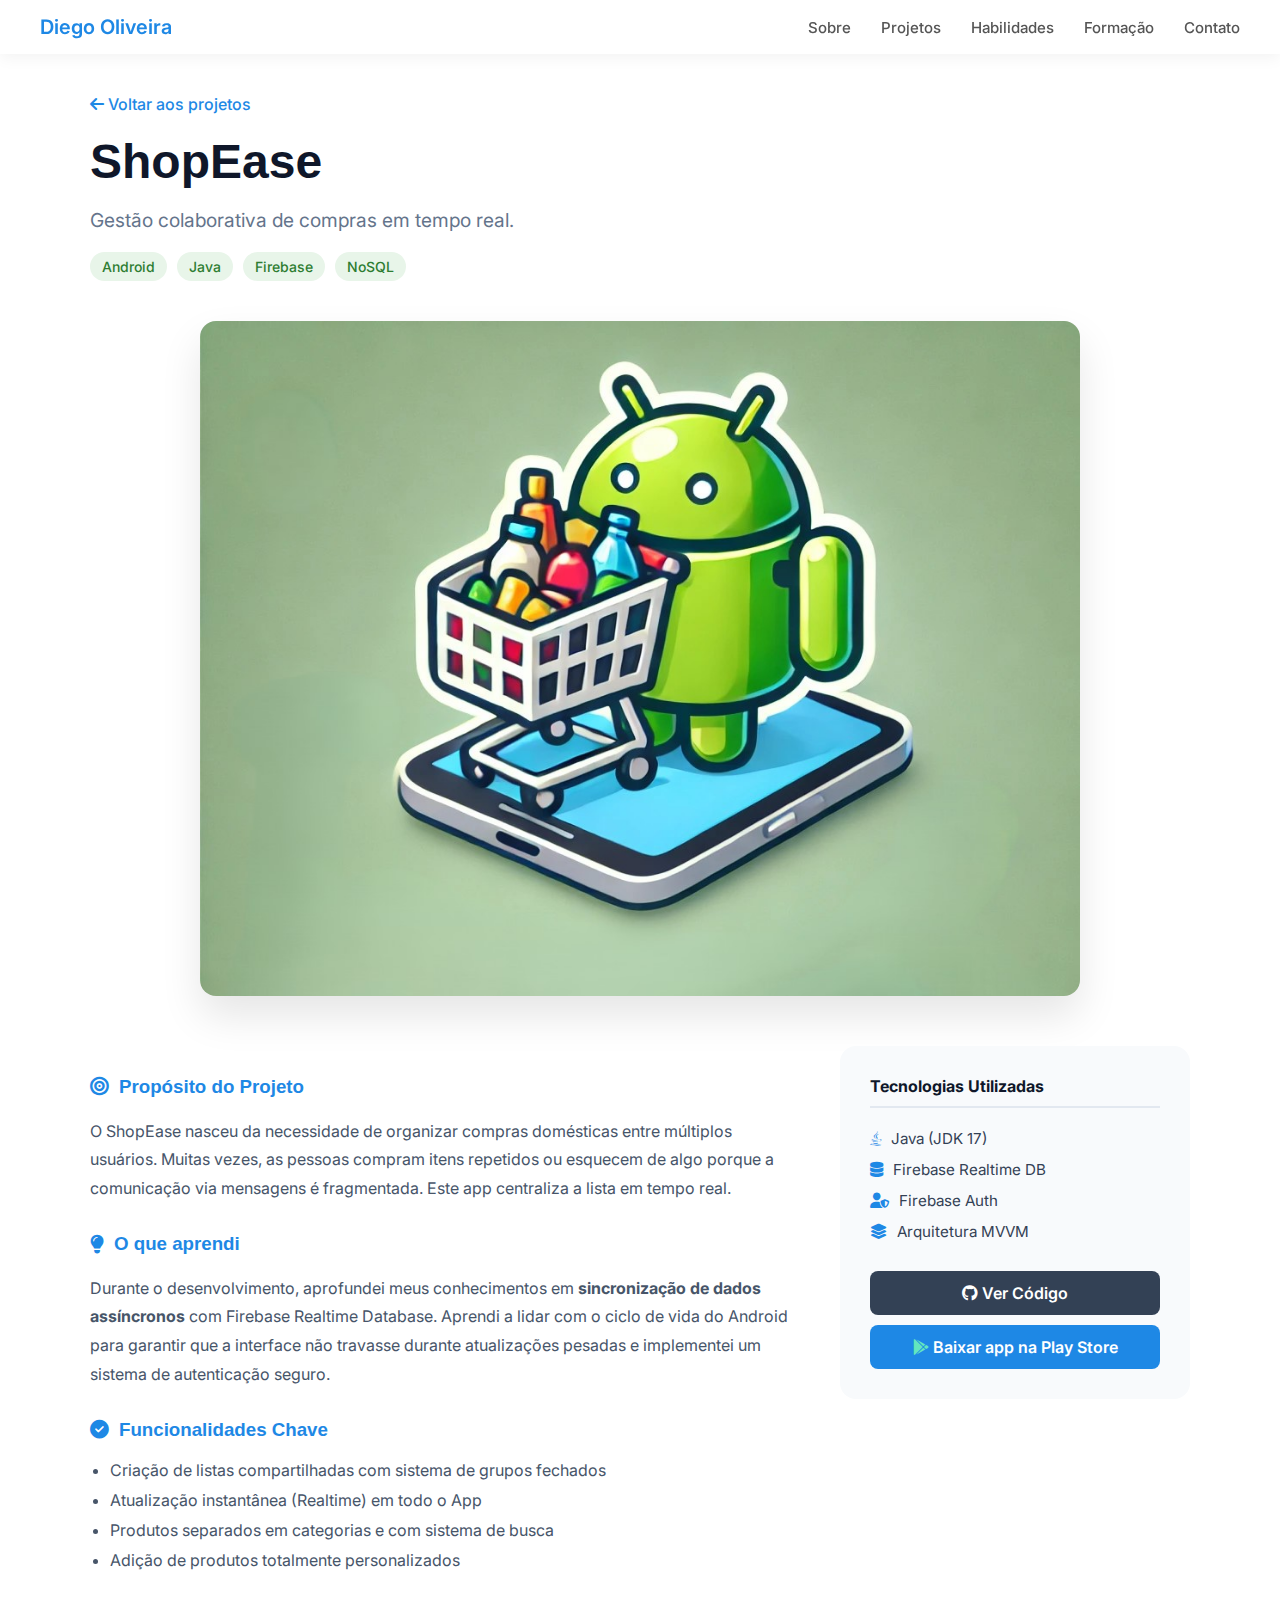
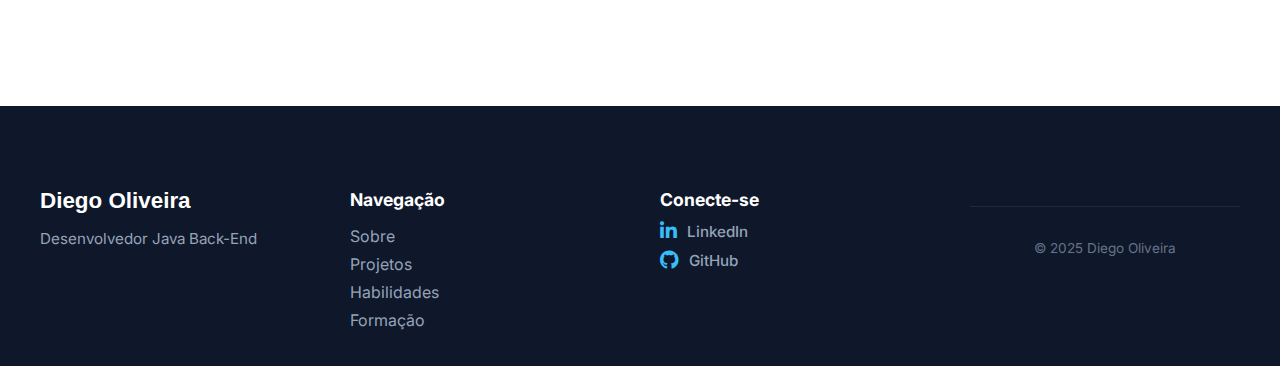
<file: projetos/shopease.html>
<!DOCTYPE html>
<html lang="pt-br">
<head>
    <meta charset="UTF-8">
    <meta name="viewport" content="width=device-width, initial-scale=1.0">
    <title>Projeto: ShopEase - Diego Oliveira</title>
    <link href="https://fonts.googleapis.com/css2?family=Inter:wght@400;500;600&display=swap" rel="stylesheet">
    <link rel="stylesheet" href="https://cdnjs.cloudflare.com/ajax/libs/font-awesome/6.5.1/css/all.min.css">
    <link rel="stylesheet" href="../style.css">
</head>
<body>

<header class="header">
    <div class="header-container">
        <div class="logo">
            <a href="../index.html">Diego Oliveira</a>
        </div>
        <nav class="nav">
            <ul class="nav-list">
                <li><a href="../index.html#perfil">Sobre</a></li>
                <li><a href="../index.html#projetos">Projetos</a></li>
                <li><a href="../index.html#habilidades">Habilidades</a></li>
                <li><a href="../index.html#formacao">Formação</a></li>
                <li><a href="../index.html#contato">Contato</a></li>
            </ul>
        </nav>
    </div>
</header>

<main class="projeto-detalhe-container">
    
    <section class="projeto-hero">
        <div class="hero-content">
            <a href="../index.html#projetos" class="btn-voltar"><i class="fas fa-arrow-left"></i> Voltar aos projetos</a>
            <h1>ShopEase</h1>
            <p class="tagline">Gestão colaborativa de compras em tempo real.</p>
            <div class="atuacao">
                <span>Android</span>
                <span>Java</span>
                <span>Firebase</span>
                <span>NoSQL</span>
            </div>
        </div>
    </section>

    <section class="projeto-galeria">
        <div class="imagem-destaque">
            <img src="../images/projeto_img_shopease.jpg" alt="Interface do ShopEase">
        </div>
        </section>

    <section class="projeto-info-detalhada">
        <div class="info-grid">
            
            <div class="info-texto">
                <h3><i class="fas fa-bullseye"></i> Propósito do Projeto</h3>
                <p>
                    O ShopEase nasceu da necessidade de organizar compras domésticas entre múltiplos usuários. 
                    Muitas vezes, as pessoas compram itens repetidos ou esquecem de algo porque a comunicação 
                    via mensagens é fragmentada. Este app centraliza a lista em tempo real.
                </p>

                <h3><i class="fas fa-lightbulb"></i> O que aprendi</h3>
                <p>
                    Durante o desenvolvimento, aprofundei meus conhecimentos em <strong>sincronização de dados 
                    assíncronos</strong> com Firebase Realtime Database. Aprendi a lidar com o ciclo de vida do Android 
                    para garantir que a interface não travasse durante atualizações pesadas e implementei um sistema 
                    de autenticação seguro.
                </p>
                
                <h3><i class="fas fa-check-circle"></i> Funcionalidades Chave</h3>
                <ul>
                    <li>Criação de listas compartilhadas com sistema de grupos fechados</li>
                    <li>Atualização instantânea (Realtime) em todo o App</li>
                    <li>Produtos separados em categorias e com sistema de busca</li>
                    <li>Adição de produtos totalmente personalizados</li>
                </ul>
            </div>

            <div class="info-tecnica">
                <div class="tech-card">
                    <h4>Tecnologias Utilizadas</h4>
                    <ul class="lista-tech">
                        <li><i class="fab fa-java"></i> Java (JDK 17)</li>
                        <li><i class="fas fa-database"></i> Firebase Realtime DB</li>
                        <li><i class="fas fa-user-shield"></i> Firebase Auth</li>
                        <li><i class="fas fa-layer-group"></i> Arquitetura MVVM</li>
                    </ul>

                    <div class="projeto-links">
                        <a href="https://github.com/DiegoOliveira01?tab=repositories" target="_blank" class="btn-link github">
                            <i class="fab fa-github"></i> Ver Código
                        </a>
                        <a href="https://play.google.com/store/apps/details?id=com.appease.shopease" target="_blank" class="btn-link demo">
                            <i class="fa-brands fa-google-play" style="color: #63E6BE;"></i> Baixar app na Play Store
                        </a>
                    </div>
                </div>
            </div>

        </div>
    </section>

</main>

<footer id="contato" class="footer">
    <div class="footer-container">

        <!-- Info principal -->
        <div class="footer-brand">
            <h3>Diego Oliveira</h3>
            <p>Desenvolvedor Java Back-End</p>
        </div>

        <!-- Navegação rápida -->
        <div class="footer-nav">
            <h4>Navegação</h4>
            <ul>
                <li><a href="#perfil">Sobre</a></li>
                <li><a href="#projetos">Projetos</a></li>
                <li><a href="#habilidades">Habilidades</a></li>
                <li><a href="#formacao">Formação</a></li>
            </ul>
        </div>

        <!-- Redes sociais -->
        <div class="footer-social">
    <h4>Conecte-se</h4>

    <div class="social-links icons">
        <a href="https://www.linkedin.com/in/diego-oliveira-da-fonte-2395b0223/" target="_blank" aria-label="LinkedIn">
            <i class="fab fa-linkedin-in"></i>
            LinkedIn
        </a>

        <a href="https://github.com/DiegoOliveira01?tab=repositories" target="_blank" aria-label="GitHub">
            <i class="fab fa-github"></i>
            GitHub
        </a>
    </div>
    </div>

    <div class="footer-bottom">
        <p>© 2025 Diego Oliveira</p>
    </div>
</footer>

</body>
</html>
</file>
<file: style.css>
/* =========================================================
   CONFIGURAÇÕES GLOBAIS
   Define tipografia base e estilos comuns
   ========================================================= */

body {
    font-family: 'Inter', sans-serif;
    margin: 0;
    padding: 0;
}

/* Títulos principais do site */
h1, h2, h3 {
    font-family: 'Poppins', sans-serif;
    font-weight: 600;
}

/* =========================================================
   HEADER / NAVEGAÇÃO
   ========================================================= */

.header {
    position: sticky;
    top: 0;
    width: 100%;
    background-color: #ffffff;
    box-shadow: 0 4px 15px rgba(0,0,0,0.05);
    z-index: 1000;
}

/* Container do header */
.header-container {
    max-width: 1200px;
    margin: 0 auto;
    padding: 15px 20px;
    display: flex;
    align-items: center;
    justify-content: space-between;
}

/* Logo / Nome */
.logo a {
    font-size: 20px;
    font-weight: 600;
    color: #1e88e5;
    text-decoration: none;
}

/* Lista de navegação */
.nav-list {
    list-style: none;
    display: flex;
    gap: 30px;
    margin: 0;
    padding: 0;
}

/* Links */
.nav-list a {
    font-size: 15px;
    font-weight: 500;
    color: #555;
    text-decoration: none;
    position: relative;
    transition: color 0.3s;
}

/* Hover */
.nav-list a:hover {
    color: #1e88e5;
}

/* Linha animada abaixo do link */
.nav-list a::after {
    content: "";
    position: absolute;
    left: 0;
    bottom: -6px;
    width: 0;
    height: 2px;
    background-color: #1e88e5;
    transition: width 0.3s;
}

.nav-list a:hover::after {
    width: 100%;
}

/* =========================================================
   HEADER RESPONSIVO
   ========================================================= */

@media (max-width: 768px) {

    .header-container {
        flex-direction: column;
        gap: 10px;
    }

    .nav-list {
        flex-wrap: wrap;
        justify-content: center;
        gap: 15px;
    }

}

/* =========================================================
   SEÇÃO: PERFIL / APRESENTAÇÃO
   Área inicial com foto, descrição e tecnologias
   ========================================================= */

#perfil {
    padding: 60px 20px;
    background-color: #f4f6f8; /* Fundo cinza claro para destaque */
}

/* Container centralizado do perfil */
.perfil-container {
    max-width: 1100px;
    margin: 0 auto;
    display: flex;
    align-items: center;
    gap: 40px;
    flex-wrap: wrap; /* Responsividade */
}

/* Foto de perfil */
.perfil-foto img {
    width: 220px;
    height: 220px;
    object-fit: cover;
    border-radius: 50%;
    border: 4px solid #1e88e5; /* Azul institucional */
}

/* Informações do perfil */
.perfil-info {
    flex: 1;
}

/* Título do cargo */
.perfil-info h2 {
    font-size: 28px;
    color: #1e88e5;
    margin-bottom: 15px;
}

/* Texto de apresentação */
.perfil-info p {
    font-size: 16px;
    color: #555;
    line-height: 1.6;
    margin-bottom: 20px;
}

/* Lista de áreas de atuação / tecnologias */
.atuacao {
    display: flex;
    flex-wrap: wrap;
    gap: 10px;
}

/* Tags individuais de atuação */
.atuacao span {
    background-color: #e8f5e9;
    color: #2e7d32;
    padding: 6px 12px;
    border-radius: 20px;
    font-size: 14px;
    font-weight: 500;
}

/* =========================================================
   SEÇÃO: PROJETOS
   Cards de projetos principais e secundários
   ========================================================= */

#projetos {
    padding: 70px 20px;
    background-color: #ffffff;
}

/* Título da seção de projetos */
#projetos h2 {
    text-align: center;
    font-size: 32px;
    color: #1e88e5;
    margin-bottom: 50px;
}

/* =========================================================
   COMPONENTE: IMAGEM DO PROJETO
   Controla enquadramento e corte da imagem
   ========================================================= */

.projeto-imagem {
    height: 240px;
    overflow: hidden;
}

.projeto-imagem img {
    width: 100%;
    height: 100%;
    object-fit: cover;          /* Evita distorção */
    object-position: center;    /* Centraliza o foco da imagem */
}

/* =========================================================
   COMPONENTE: CARD DE PROJETO (BASE)
   Estilos compartilhados entre cards grandes e pequenos
   ========================================================= */

.projeto-card {
    text-decoration: none;
    color: inherit;
    border-radius: 16px;
    overflow: hidden;
    background-color: #f5f7fa;
    box-shadow: 0 10px 25px rgba(0,0,0,0.08);
    transition: transform 0.3s, box-shadow 0.3s;
}

/* Efeito hover para interação */
.projeto-card:hover {
    transform: translateY(-6px);
    box-shadow: 0 18px 40px rgba(0,0,0,0.12);
}

/* Imagens padrão dos cards */
.projeto-card img {
    width: 100%;
    height: 200px;
    object-fit: cover;
}

/* =========================================================
   PROJETOS PRINCIPAIS
   Cards maiores, com mais destaque visual
   ========================================================= */

.projetos-principais {
    max-width: 1200px;
    margin: 0 auto 60px;
    display: grid;
    grid-template-columns: repeat(auto-fit, minmax(320px, 1fr));
    gap: 30px;
}

/* Imagem maior nos projetos principais */
.projeto-card.grande img {
    height: 260px;
}

/* Área de texto do card principal */
.projeto-card.grande .projeto-info {
    padding: 25px;
}

/* Título do projeto */
.projeto-card.grande h3 {
    font-size: 24px;
    color: #1e88e5;
    margin-bottom: 10px;
}

/* Descrição do projeto */
.projeto-card.grande p {
    color: #555;
    line-height: 1.6;
    margin-bottom: 15px;
}

/* Tecnologias utilizadas */
.projeto-card.grande span {
    font-size: 14px;
    font-weight: 500;
    color: #2e7d32;
}

/* =========================================================
   PROJETOS SECUNDÁRIOS
   Cards menores para projetos complementares
   ========================================================= */

.projetos-menores {
    max-width: 1200px;
    margin: 0 auto;
    display: grid;
    grid-template-columns: repeat(auto-fit, minmax(220px, 1fr));
    gap: 25px;
}

/* Imagem reduzida */
.projeto-card.pequeno img {
    height: 140px;
}

/* Ajuste de espaçamento */
.projeto-card.pequeno {
    padding-bottom: 15px;
}

/* Título do projeto secundário */
.projeto-card.pequeno h4 {
    font-size: 18px;
    color: #1e88e5;
    margin: 15px;
}

/* Descrição curta */
.projeto-card.pequeno p {
    font-size: 14px;
    color: #666;
    margin: 0 15px;
}

/* =========================================================
   SEÇÃO: HABILIDADES
   Hard Skills e Soft Skills
   ========================================================= */

#habilidades {
    padding: 70px 20px;
    background-color: #f4f6f8; /* mesmo fundo da seção perfil */
}

/* Título principal */
#habilidades h2 {
    text-align: center;
    font-size: 32px;
    color: #1e88e5;
    margin-bottom: 10px;
}

/* Subtítulo explicativo */
.habilidades-subtitulo {
    text-align: center;
    font-size: 16px;
    color: #555;
    margin-bottom: 50px;
}

/* Container dos cards */
.habilidades-container {
    max-width: 1000px;
    margin: 0 auto;
    display: grid;
    grid-template-columns: repeat(auto-fit, minmax(300px, 1fr));
    gap: 30px;
}

/* Card base */
.habilidade-card {
    background-color: #ffffff;
    border-radius: 16px;
    padding: 30px 25px;
    box-shadow: 0 10px 25px rgba(0,0,0,0.08);
    border-top: 4px solid #1e88e5;
    transition: transform 0.3s, box-shadow 0.3s;
}

/* Hover */
.habilidade-card:hover {
    transform: translateY(-6px);
    box-shadow: 0 18px 40px rgba(0,0,0,0.12);
}

/* Título do card */
.habilidade-card h3 {
    font-size: 24px;
    color: #1e88e5;
    margin-bottom: 20px;
    text-align: center;
}

/* Lista */
.habilidade-card ul {
    list-style: none;
    padding: 0;
    margin: 0;
}

/* Item da lista */
.habilidade-card li {
    font-size: 15px;
    color: #555;
    margin-bottom: 12px;
    padding-left: 22px;
    position: relative;
}

/* Ícone padrão (Hard Skills) */
.habilidade-card li::before {
    content: "✔";
    color: #2e7d32;
    position: absolute;
    left: 0;
    font-size: 14px;
}

/* Diferencia visualmente Soft Skills */
.habilidade-card.soft {
    border-top: 4px solid #2e7d32;
}

/* =========================================================
   SEÇÃO: FORMAÇÃO ACADÊMICA
   ========================================================= */

#formacao {
    padding: 70px 20px;
    background-color: #ffffff; /* alterna com habilidades */
}

/* Título da seção */
#formacao h2 {
    text-align: center;
    font-size: 32px;
    color: #1e88e5;
    margin-bottom: 10px;
}

/* Subtítulo */
.formacao-subtitulo {
    text-align: center;
    font-size: 16px;
    color: #555;
    margin-bottom: 50px;
}

/* Container */
.formacao-container {
    max-width: 900px;
    margin: 0 auto;
    display: flex;
    justify-content: center;
}

/* Card da formação */
.formacao-card {
    background-color: #f5f7fa;
    border-radius: 16px;
    padding: 35px 30px;
    box-shadow: 0 10px 25px rgba(0,0,0,0.08);
    border-left: 5px solid #1e88e5;
    transition: transform 0.3s, box-shadow 0.3s;
}

/* Hover */
.formacao-card:hover {
    transform: translateY(-6px);
    box-shadow: 0 18px 40px rgba(0,0,0,0.12);
}

/* Nome do curso */
.formacao-card h3 {
    font-size: 26px;
    color: #1e88e5;
    margin-bottom: 5px;
}

/* Instituição / período */
.formacao-instituicao {
    display: block;
    font-size: 14px;
    font-weight: 500;
    color: #2e7d32;
    margin-bottom: 20px;
}

/* Descrição */
.formacao-card p {
    font-size: 16px;
    color: #555;
    line-height: 1.6;
    margin-bottom: 20px;
}

/* Lista de destaques */
.formacao-destaques {
    list-style: none;
    padding: 0;
    margin: 0;
}

/* Item da lista */
.formacao-destaques li {
    font-size: 15px;
    color: #555;
    margin-bottom: 10px;
    padding-left: 22px;
    position: relative;
}

/* Ícone */
.formacao-destaques li::before {
    content: "🎓";
    position: absolute;
    left: 0;
}

/* =========================================================
   FOOTER
   ========================================================= */

.footer {
    background: #0f172a; /* tom escuro elegante */
    color: #cbd5f5;
    padding: 60px 20px 20px;
    margin-top: 80px;
}

.footer-container {
    max-width: 1200px;
    margin: 0 auto;
    display: grid;
    grid-template-columns: repeat(auto-fit, minmax(220px, 1fr));
    gap: 40px;
}

.footer-brand h3 {
    font-size: 1.4rem;
    color: #ffffff;
    margin-bottom: 8px;
}

.footer-brand p {
    font-size: 0.95rem;
    color: #94a3b8;
}

.footer-nav h4,
.footer-social h4 {
    font-size: 1.1rem;
    margin-bottom: 12px;
    color: #ffffff;
}

.footer-nav ul {
    list-style: none;
    padding: 0;
}

.footer-nav li {
    margin-bottom: 8px;
}

.footer-nav a {
    color: #94a3b8;
    text-decoration: none;
    transition: color 0.3s;
}

.footer-nav a:hover {
    color: #38bdf8; /* destaque */
}

.social-links {
    display: flex;
    flex-direction: column;
    gap: 10px;
}

.social-links a {
    color: #94a3b8;
    text-decoration: none;
    font-weight: 500;
    transition: color 0.3s;
}

.social-links a:hover {
    color: #38bdf8;
}

.footer-bottom {
    border-top: 1px solid #1e293b;
    margin-top: 40px;
    padding-top: 20px;
    text-align: center;
    font-size: 0.85rem;
    color: #64748b;
}

.social-links.icons a {
    display: flex;
    align-items: center;
    gap: 10px;
    font-size: 0.95rem;
}

.social-links.icons i {
    font-size: 1.2rem;
    color: #38bdf8;
    transition: transform 0.3s, color 0.3s;
}

/* Hover com leve animação */
.social-links.icons a:hover i {
    transform: translateY(-2px);
    color: #ffffff;
}

/* =========================================================
   PÁGINA DE DETALHES DO PROJETO
   ========================================================= */

.projeto-detalhe-container {
    max-width: 1100px;
    margin: 0 auto;
    padding: 40px 20px;
}

/* Botão Voltar */
.btn-voltar {
    display: inline-block;
    margin-bottom: 20px;
    color: #1e88e5;
    text-decoration: none;
    font-weight: 500;
    transition: 0.3s;
}

.btn-voltar:hover {
    text-decoration: underline;
}

/* Hero do Projeto */
.projeto-hero h1 {
    font-size: 3rem;
    color: #0f172a;
    margin: 0 0 10px 0;
}

.tagline {
    font-size: 1.2rem;
    color: #64748b;
    margin-bottom: 20px;
}

/* Galeria */
.projeto-galeria {
    margin: 40px 0;
}

.imagem-destaque {
    width: 100%;
    display: flex;
    justify-content: center; /* Centraliza se a imagem for menor que o container */
}

.imagem-destaque img {
    width: 80%;
    height: auto;
    border-radius: 16px;
    box-shadow: 0 20px 40px rgba(0,0,0,0.1);
    object-fit: cover; 
}

/* Grid de Informações */
.info-grid {
    display: grid;
    grid-template-columns: 2fr 1fr;
    gap: 50px;
    margin-top: 50px;
}

@media (max-width: 768px) {
    .info-grid {
        grid-template-columns: 1fr;
    }
    .imagem-destaque img {
        max-height: px; /* Limita a altura para não ocupar a tela toda */
        width: 100%;      /* Mantém a largura preenchendo o container */
        object-position: center top; /* Garante que o topo da imagem apareça (bom para prints de sistemas) */
    }
}

.info-texto h3 {
    display: flex;
    align-items: center;
    gap: 10px;
    color: #1e88e5;
    margin-top: 30px;
}

.info-texto p {
    line-height: 1.8;
    color: #475569;
}

.info-texto ul {
    padding-left: 20px;
    color: #475569;
}

.info-texto li {
    margin-bottom: 10px;
}

/* Card Lateral de Tech */
.tech-card {
    background: #f8fafc;
    padding: 30px;
    border-radius: 16px;
    position: sticky;
    top: 100px;
}

.tech-card h4 {
    margin-top: 0;
    color: #0f172a;
    border-bottom: 2px solid #e2e8f0;
    padding-bottom: 10px;
}

.lista-tech {
    list-style: none;
    padding: 0;
}

.lista-tech li {
    margin-bottom: 12px;
    display: flex;
    align-items: center;
    gap: 10px;
    font-size: 0.95rem;
    color: #334155;
}

.lista-tech i {
    color: #1e88e5;
}

/* Botões de Link */
.projeto-links {
    display: flex;
    flex-direction: column;
    gap: 10px;
    margin-top: 30px;
}

.btn-link {
    padding: 12px;
    text-align: center;
    border-radius: 8px;
    text-decoration: none;
    font-weight: 600;
    transition: 0.3s;
}

.btn-link.github {
    background: #334155;
    color: white;
}

.btn-link.demo {
    background: #1e88e5;
    color: white;
}

.btn-link:hover {
    opacity: 0.9;
    transform: translateY(-2px);
}
</file>
